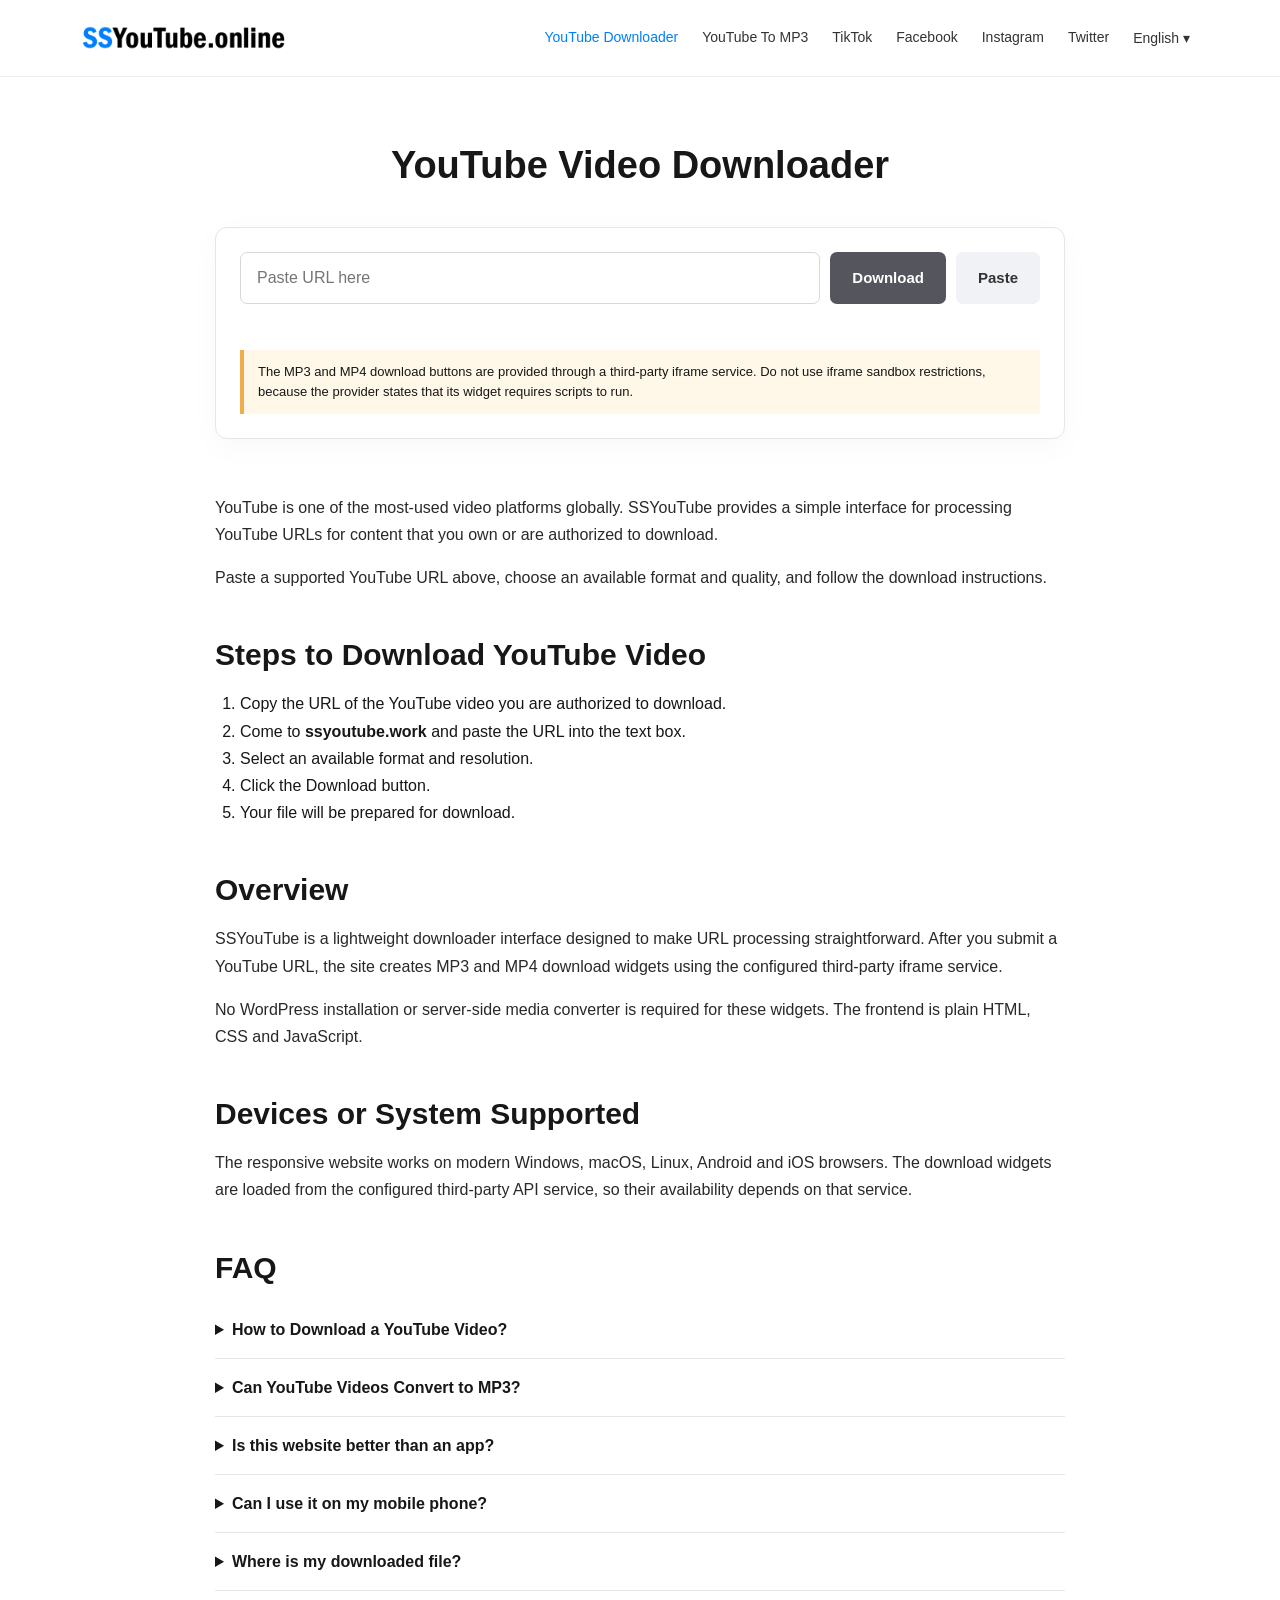
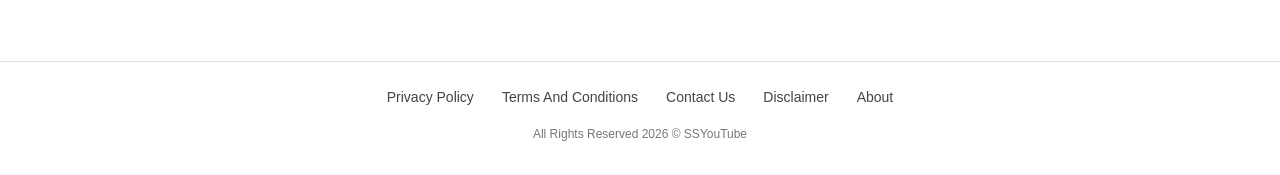
<file: index.html>
<!doctype html>
<html lang="en">
<head>
<meta charset="utf-8"><meta name="viewport" content="width=device-width,initial-scale=1">
<title>YouTube Video Downloader - SSYouTube</title>
<meta name="description" content="SSYouTube is a fast YouTube video downloader for authorized content. Download videos in supported formats and resolutions.">
<link rel="icon" href="assets/favicon.png"><link rel="stylesheet" href="css/style.css">
<link rel="canonical" href="https://ssyoutube.work/">
<meta property="og:url" content="https://ssyoutube.work/">
<meta property="og:title" content="YouTube Video Downloader - SSYouTube">
<meta property="og:description" content="SSYouTube is a fast YouTube video downloader for authorized content.">
</head>
<body>
<header class="site-header"><div class="container header-inner">
<a class="brand" href="index.html"><img src="assets/logo.png" alt="SSYouTube"></a>
<button class="menu-toggle" aria-label="Open menu" aria-expanded="false">☰</button>
<nav class="nav"><a class="active" href="index.html">YouTube Downloader</a><a href="pages/mp3.html">YouTube To MP3</a><a href="#">TikTok</a><a href="#">Facebook</a><a href="#">Instagram</a><a href="#">Twitter</a><div class="language"><button>English ▾</button><div class="language-menu"><a href="#">Spanish</a><a href="#">German</a><a href="#">Arabic</a><a href="#">Portuguese</a><a href="#">Russian</a><a href="#">Indonesian</a><a href="#">Turkish</a><a href="#">French</a><a href="#">Italian</a><a href="#">Hindi</a><a href="#">Japanese</a><a href="#">Korean</a><a href="#">Thai</a></div></div></nav>
</div></header>
<main class="container main">
<h1>YouTube Video Downloader</h1>
<section class="downloader-card" aria-label="YouTube downloader">
<form id="videoDownloadForm" novalidate><div class="input-row"><input id="videoURL" type="url" placeholder="Paste URL here" aria-label="Paste YouTube URL here" autocomplete="off" required><button type="button" id="download" class="btn primary">Download</button><button type="button" id="paste" class="btn secondary">Paste</button></div><div id="loader" class="loader" hidden><span></span> Processing…</div><div id="message" class="message" role="status"></div></form>
<div id="result" class="result" hidden></div>
<div class="api-note">The MP3 and MP4 download buttons are provided through a third-party iframe service. Do not use iframe sandbox restrictions, because the provider states that its widget requires scripts to run.</div>
</section>
<section class="content"><p>YouTube is one of the most-used video platforms globally. SSYouTube provides a simple interface for processing YouTube URLs for content that you own or are authorized to download.</p><p>Paste a supported YouTube URL above, choose an available format and quality, and follow the download instructions.</p>
<h2>Steps to Download YouTube Video</h2><ol><li>Copy the URL of the YouTube video you are authorized to download.</li><li>Come to <strong>ssyoutube.work</strong> and paste the URL into the text box.</li><li>Select an available format and resolution.</li><li>Click the Download button.</li><li>Your file will be prepared for download.</li></ol>
<h2>Overview</h2><p>SSYouTube is a lightweight downloader interface designed to make URL processing straightforward. After you submit a YouTube URL, the site creates MP3 and MP4 download widgets using the configured third-party iframe service.</p><p>No WordPress installation or server-side media converter is required for these widgets. The frontend is plain HTML, CSS and JavaScript.</p>
<h2>Devices or System Supported</h2><p>The responsive website works on modern Windows, macOS, Linux, Android and iOS browsers. The download widgets are loaded from the configured third-party API service, so their availability depends on that service.</p>
<h2>FAQ</h2><div class="faq"><details><summary>How to Download a YouTube Video?</summary><p>Copy an authorized YouTube URL, paste it into the input box, click Download, select an available format, and download the resulting file.</p></details><details><summary>Can YouTube Videos Convert to MP3?</summary><p>The site uses the configured third-party MP3 iframe widget for audio downloads. Only download or convert content you own or have permission to use.</p></details><details><summary>Is this website better than an app?</summary><p>A web interface does not require installing a dedicated downloader application. Your hosting server still needs the required backend tools for processing.</p></details><details><summary>Can I use it on my mobile phone?</summary><p>Yes. The interface is responsive and can be used from a modern mobile browser.</p></details><details><summary>Where is my downloaded file?</summary><p>Files generated by the backend are stored temporarily in the configured downloads directory and are removed according to the cleanup settings.</p></details></div>
</section></main>
<footer><nav><a href="pages/privacy.html">Privacy Policy</a><a href="pages/terms.html">Terms And Conditions</a><a href="pages/contact.html">Contact Us</a><a href="pages/disclaimer.html">Disclaimer</a><a href="pages/about.html">About</a></nav><p>All Rights Reserved 2026 © SSYouTube</p></footer>
<button id="top" class="top" aria-label="Scroll back to top">↑</button>
<script src="js/main.js"></script><script src="js/downloader.js"></script>
</body></html>
</file>
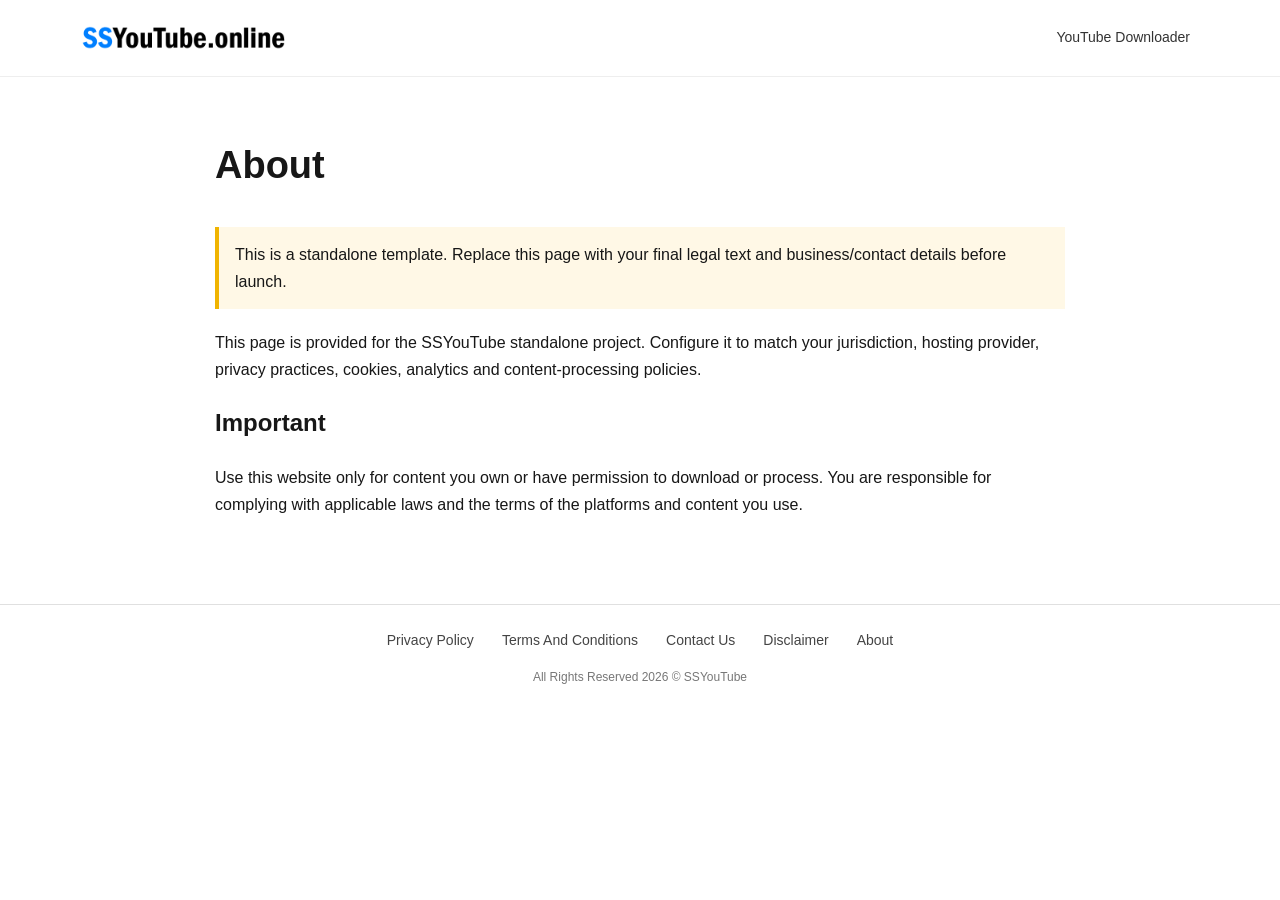
<file: pages/about.html>
<!doctype html><html lang="en"><head><meta charset="utf-8"><meta name="viewport" content="width=device-width,initial-scale=1"><title>About - SSYouTube</title><link rel="canonical" href="https://ssyoutube.work/about.html"><link rel="icon" href="../assets/favicon.png"><link rel="stylesheet" href="../css/style.css"></head><body><header class="site-header"><div class="container header-inner"><a class="brand" href="../index.html"><img src="../assets/logo.png" alt="SSYouTube"></a><nav class="nav" style="display:flex"><a href="../index.html">YouTube Downloader</a></nav></div></header><main class="container main"><article class="legal"><h1>About</h1><div class="notice">This is a standalone template. Replace this page with your final legal text and business/contact details before launch.</div><p>This page is provided for the SSYouTube standalone project. Configure it to match your jurisdiction, hosting provider, privacy practices, cookies, analytics and content-processing policies.</p><h2>Important</h2><p>Use this website only for content you own or have permission to download or process. You are responsible for complying with applicable laws and the terms of the platforms and content you use.</p></article></main><footer><nav><a href="privacy.html">Privacy Policy</a><a href="terms.html">Terms And Conditions</a><a href="contact.html">Contact Us</a><a href="disclaimer.html">Disclaimer</a><a href="about.html">About</a></nav><p>All Rights Reserved 2026 © SSYouTube</p></footer></body></html>
</file>
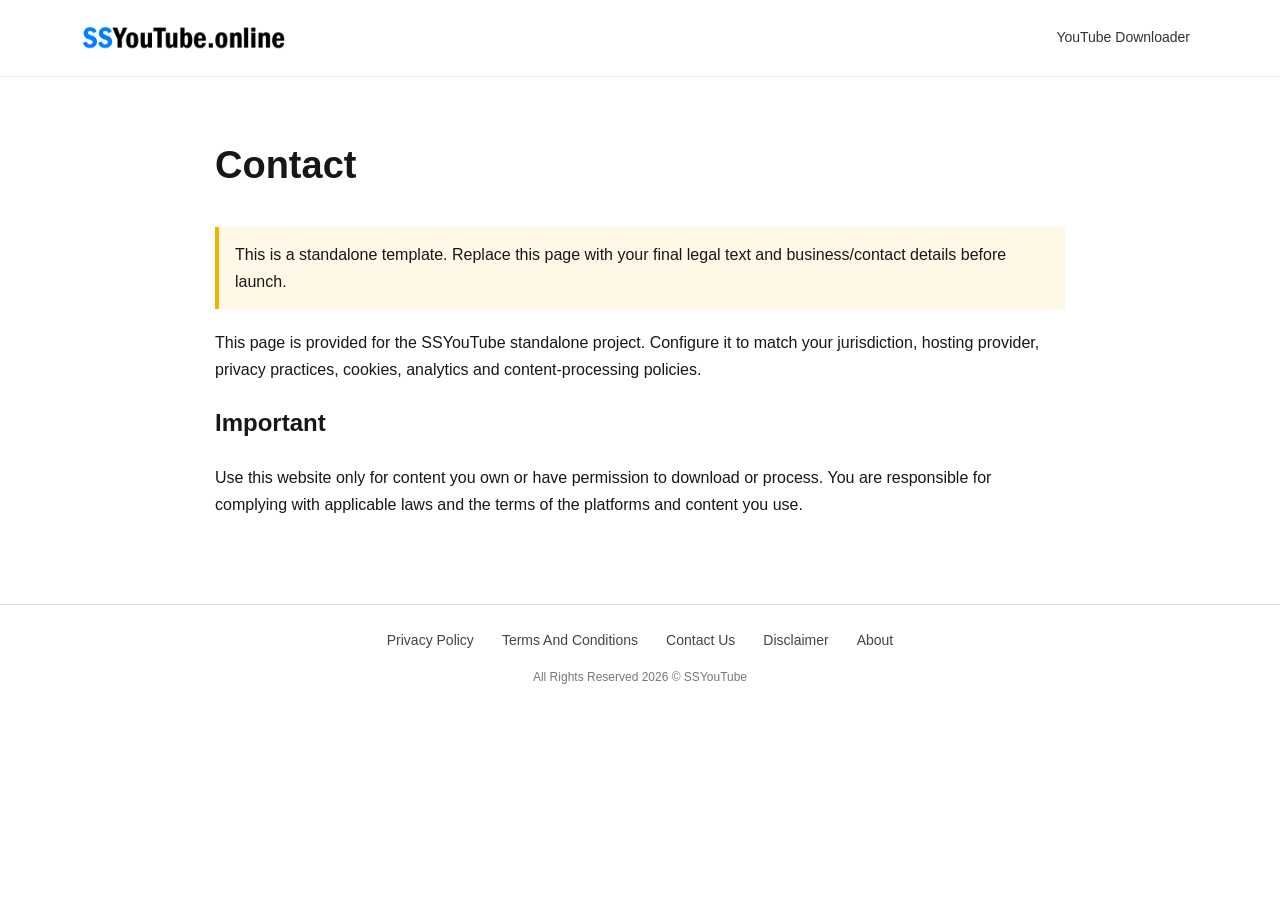
<file: pages/contact.html>
<!doctype html><html lang="en"><head><meta charset="utf-8"><meta name="viewport" content="width=device-width,initial-scale=1"><title>Contact - SSYouTube</title><link rel="canonical" href="https://ssyoutube.work/contact.html"><link rel="icon" href="../assets/favicon.png"><link rel="stylesheet" href="../css/style.css"></head><body><header class="site-header"><div class="container header-inner"><a class="brand" href="../index.html"><img src="../assets/logo.png" alt="SSYouTube"></a><nav class="nav" style="display:flex"><a href="../index.html">YouTube Downloader</a></nav></div></header><main class="container main"><article class="legal"><h1>Contact</h1><div class="notice">This is a standalone template. Replace this page with your final legal text and business/contact details before launch.</div><p>This page is provided for the SSYouTube standalone project. Configure it to match your jurisdiction, hosting provider, privacy practices, cookies, analytics and content-processing policies.</p><h2>Important</h2><p>Use this website only for content you own or have permission to download or process. You are responsible for complying with applicable laws and the terms of the platforms and content you use.</p></article></main><footer><nav><a href="privacy.html">Privacy Policy</a><a href="terms.html">Terms And Conditions</a><a href="contact.html">Contact Us</a><a href="disclaimer.html">Disclaimer</a><a href="about.html">About</a></nav><p>All Rights Reserved 2026 © SSYouTube</p></footer></body></html>
</file>
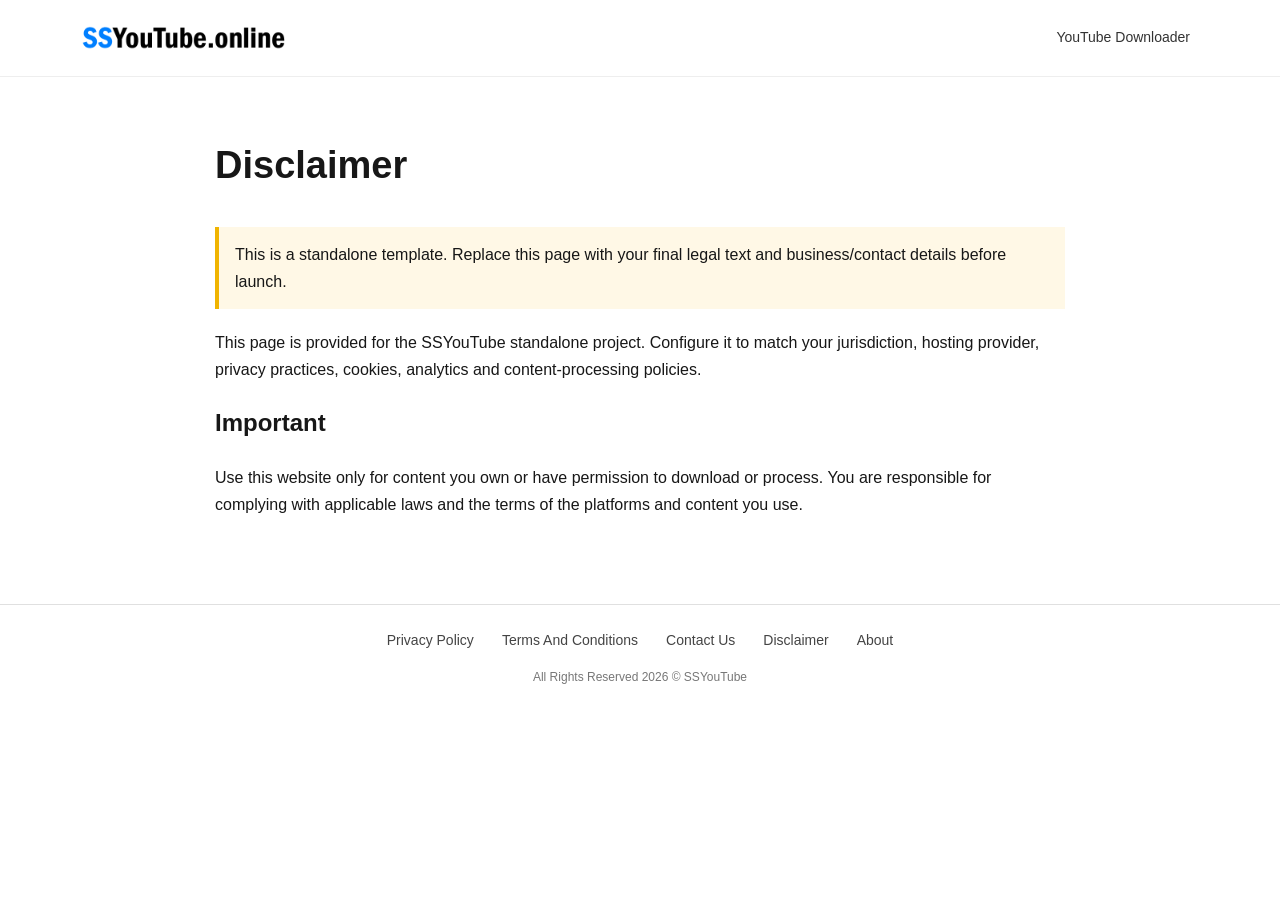
<file: pages/disclaimer.html>
<!doctype html><html lang="en"><head><meta charset="utf-8"><meta name="viewport" content="width=device-width,initial-scale=1"><title>Disclaimer - SSYouTube</title><link rel="canonical" href="https://ssyoutube.work/disclaimer.html"><link rel="icon" href="../assets/favicon.png"><link rel="stylesheet" href="../css/style.css"></head><body><header class="site-header"><div class="container header-inner"><a class="brand" href="../index.html"><img src="../assets/logo.png" alt="SSYouTube"></a><nav class="nav" style="display:flex"><a href="../index.html">YouTube Downloader</a></nav></div></header><main class="container main"><article class="legal"><h1>Disclaimer</h1><div class="notice">This is a standalone template. Replace this page with your final legal text and business/contact details before launch.</div><p>This page is provided for the SSYouTube standalone project. Configure it to match your jurisdiction, hosting provider, privacy practices, cookies, analytics and content-processing policies.</p><h2>Important</h2><p>Use this website only for content you own or have permission to download or process. You are responsible for complying with applicable laws and the terms of the platforms and content you use.</p></article></main><footer><nav><a href="privacy.html">Privacy Policy</a><a href="terms.html">Terms And Conditions</a><a href="contact.html">Contact Us</a><a href="disclaimer.html">Disclaimer</a><a href="about.html">About</a></nav><p>All Rights Reserved 2026 © SSYouTube</p></footer></body></html>
</file>
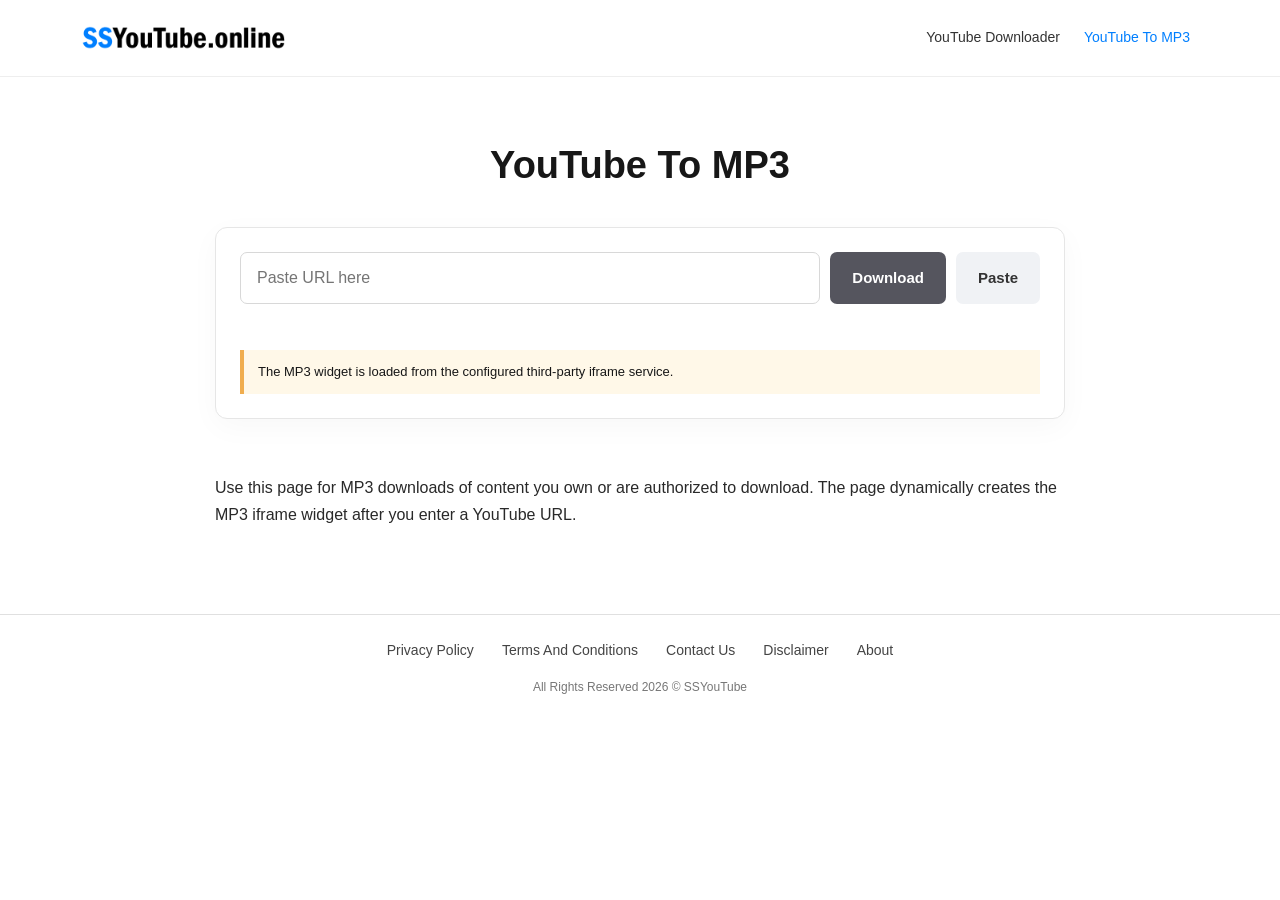
<file: pages/mp3.html>
<!doctype html><html lang="en"><head><meta charset="utf-8"><meta name="viewport" content="width=device-width,initial-scale=1"><title>YouTube To MP3 - SSYouTube</title><link rel="canonical" href="https://ssyoutube.work/mp3.html"><link rel="icon" href="../assets/favicon.png"><link rel="stylesheet" href="../css/style.css"></head><body data-api-mode="mp3"><header class="site-header"><div class="container header-inner"><a class="brand" href="../index.html"><img src="../assets/logo.png" alt="SSYouTube"></a><nav class="nav" style="display:flex"><a href="../index.html">YouTube Downloader</a><a class="active" href="mp3.html">YouTube To MP3</a></nav></div></header><main class="container main"><h1>YouTube To MP3</h1><section class="downloader-card"><form id="videoDownloadForm"><div class="input-row"><input id="videoURL" type="url" placeholder="Paste URL here"><button type="button" id="download" class="btn primary">Download</button><button type="button" id="paste" class="btn secondary">Paste</button></div><div id="loader" class="loader" hidden><span></span> Processing…</div><div id="message" class="message"></div></form><div id="result" class="result" hidden></div><div class="api-note">The MP3 widget is loaded from the configured third-party iframe service.</div></section><div class="content"><p>Use this page for MP3 downloads of content you own or are authorized to download. The page dynamically creates the MP3 iframe widget after you enter a YouTube URL.</p></div></main><footer><nav><a href="privacy.html">Privacy Policy</a><a href="terms.html">Terms And Conditions</a><a href="contact.html">Contact Us</a><a href="disclaimer.html">Disclaimer</a><a href="about.html">About</a></nav><p>All Rights Reserved 2026 © SSYouTube</p></footer><script src="../js/downloader.js"></script></body></html>
</file>
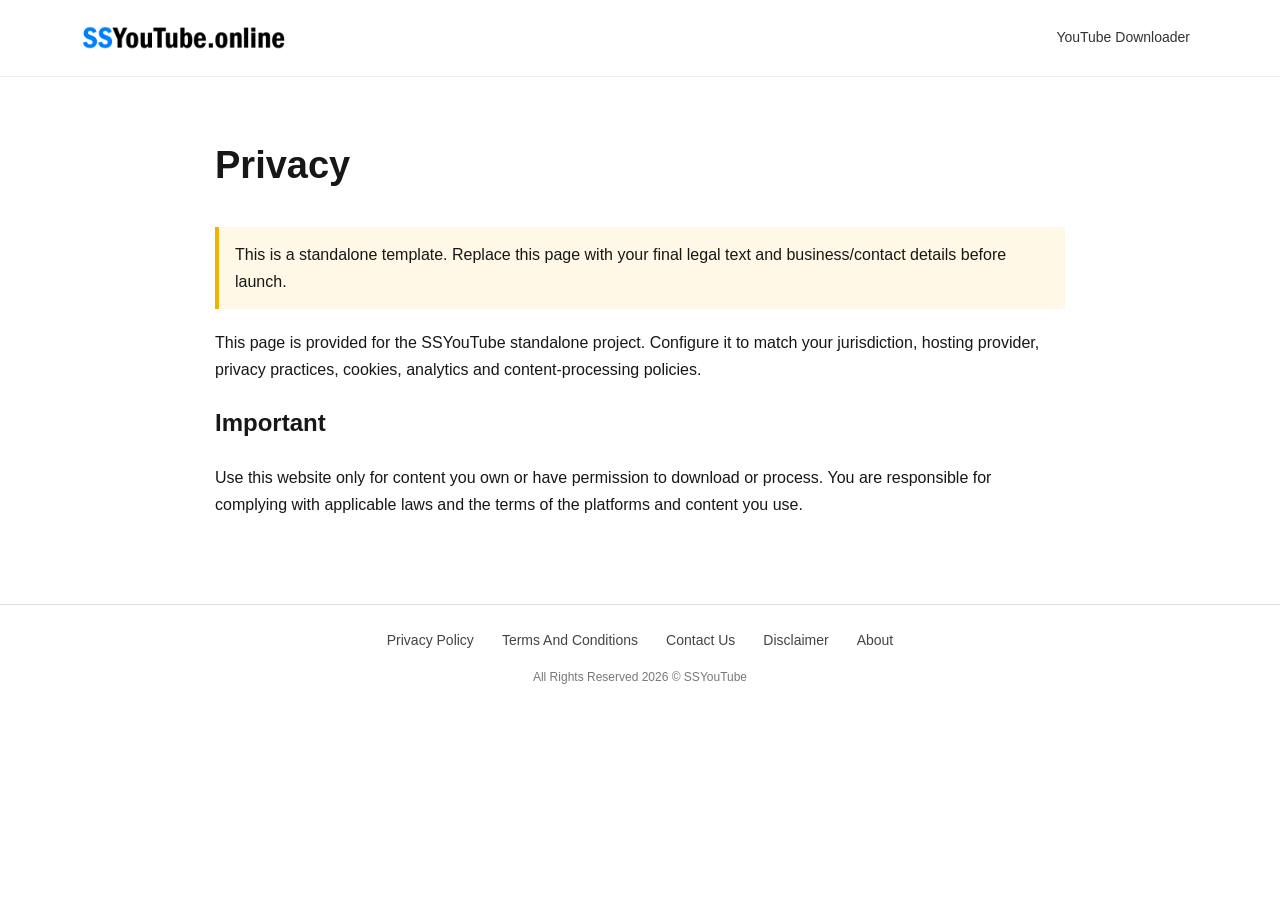
<file: pages/privacy.html>
<!doctype html><html lang="en"><head><meta charset="utf-8"><meta name="viewport" content="width=device-width,initial-scale=1"><title>Privacy - SSYouTube</title><link rel="canonical" href="https://ssyoutube.work/privacy.html"><link rel="icon" href="../assets/favicon.png"><link rel="stylesheet" href="../css/style.css"></head><body><header class="site-header"><div class="container header-inner"><a class="brand" href="../index.html"><img src="../assets/logo.png" alt="SSYouTube"></a><nav class="nav" style="display:flex"><a href="../index.html">YouTube Downloader</a></nav></div></header><main class="container main"><article class="legal"><h1>Privacy</h1><div class="notice">This is a standalone template. Replace this page with your final legal text and business/contact details before launch.</div><p>This page is provided for the SSYouTube standalone project. Configure it to match your jurisdiction, hosting provider, privacy practices, cookies, analytics and content-processing policies.</p><h2>Important</h2><p>Use this website only for content you own or have permission to download or process. You are responsible for complying with applicable laws and the terms of the platforms and content you use.</p></article></main><footer><nav><a href="privacy.html">Privacy Policy</a><a href="terms.html">Terms And Conditions</a><a href="contact.html">Contact Us</a><a href="disclaimer.html">Disclaimer</a><a href="about.html">About</a></nav><p>All Rights Reserved 2026 © SSYouTube</p></footer></body></html>
</file>
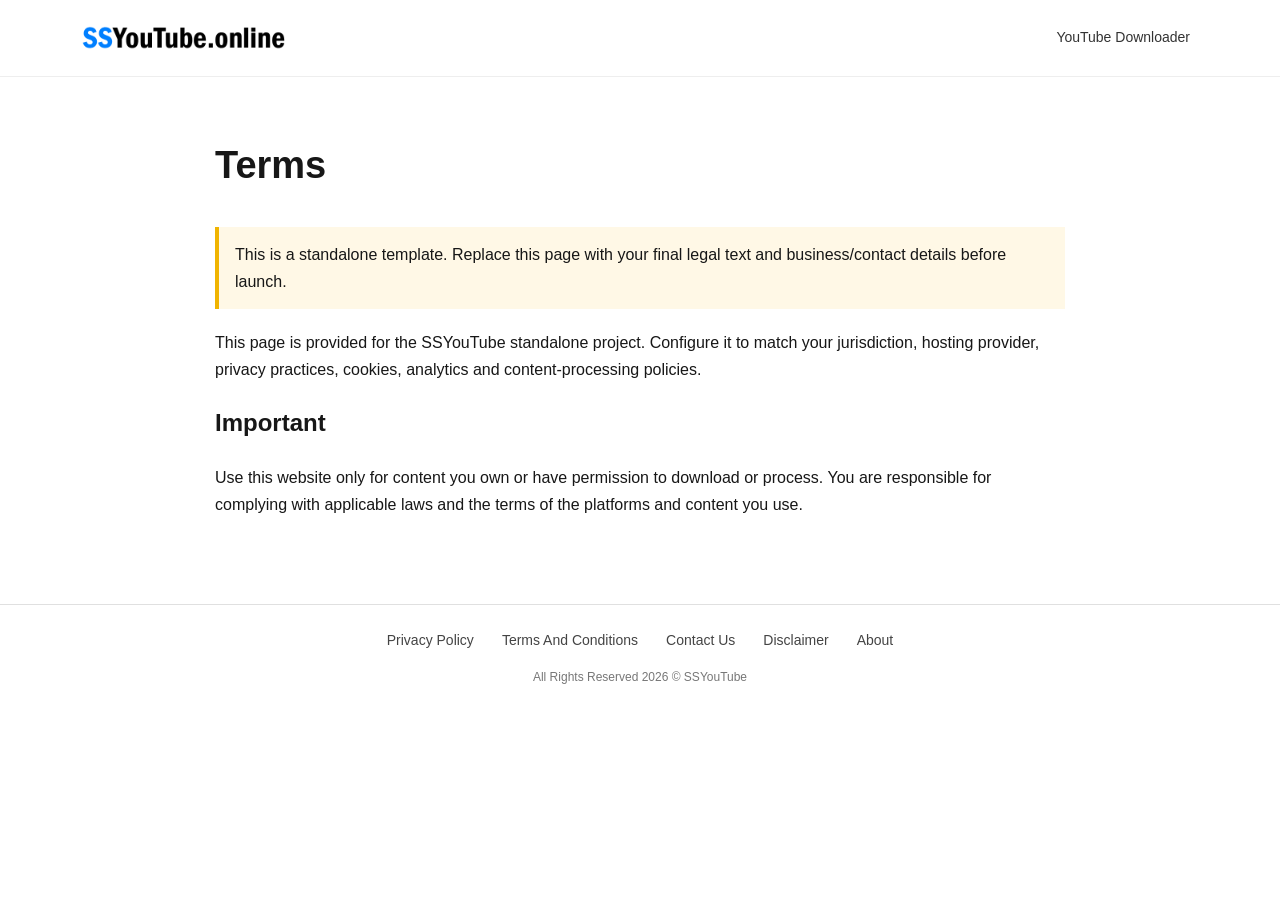
<file: pages/terms.html>
<!doctype html><html lang="en"><head><meta charset="utf-8"><meta name="viewport" content="width=device-width,initial-scale=1"><title>Terms - SSYouTube</title><link rel="canonical" href="https://ssyoutube.work/terms.html"><link rel="icon" href="../assets/favicon.png"><link rel="stylesheet" href="../css/style.css"></head><body><header class="site-header"><div class="container header-inner"><a class="brand" href="../index.html"><img src="../assets/logo.png" alt="SSYouTube"></a><nav class="nav" style="display:flex"><a href="../index.html">YouTube Downloader</a></nav></div></header><main class="container main"><article class="legal"><h1>Terms</h1><div class="notice">This is a standalone template. Replace this page with your final legal text and business/contact details before launch.</div><p>This page is provided for the SSYouTube standalone project. Configure it to match your jurisdiction, hosting provider, privacy practices, cookies, analytics and content-processing policies.</p><h2>Important</h2><p>Use this website only for content you own or have permission to download or process. You are responsible for complying with applicable laws and the terms of the platforms and content you use.</p></article></main><footer><nav><a href="privacy.html">Privacy Policy</a><a href="terms.html">Terms And Conditions</a><a href="contact.html">Contact Us</a><a href="disclaimer.html">Disclaimer</a><a href="about.html">About</a></nav><p>All Rights Reserved 2026 © SSYouTube</p></footer></body></html>
</file>
<file: css/style.css>
:root{--text:#171717;--muted:#666;--border:#e6e6e6;--accent:#007fff;--bg:#fff;--soft:#f7f9fc;--max:1120px}*{box-sizing:border-box}html{scroll-behavior:smooth}body{margin:0;background:var(--bg);color:var(--text);font-family:Arial,Helvetica,sans-serif;line-height:1.7}.container{width:min(var(--max),calc(100% - 40px));margin:auto}.site-header{border-bottom:1px solid #eee;background:#fff;position:sticky;top:0;z-index:20}.header-inner{min-height:76px;display:flex;align-items:center;gap:28px}.brand img{width:205px;height:auto;display:block}.nav{margin-left:auto;display:flex;align-items:center;gap:4px}.nav>a,.language>button{padding:12px 10px;color:#333;text-decoration:none;font-size:14px;background:none;border:0;cursor:pointer}.nav>a:hover,.nav>a.active{color:var(--accent)}.language{position:relative}.language-menu{display:none;position:absolute;right:0;top:100%;min-width:180px;background:white;border:1px solid var(--border);box-shadow:0 10px 25px #00000012;padding:8px}.language:hover .language-menu{display:block}.language-menu a{display:block;padding:7px 10px;text-decoration:none;color:#333}.language-menu a:hover{background:var(--soft);color:var(--accent)}.menu-toggle{display:none;margin-left:auto;border:0;background:none;font-size:26px}.main{padding:46px 0 70px}.main h1{text-align:center;font-size:38px;line-height:1.2;margin:20px 0 38px}.downloader-card{max-width:850px;margin:0 auto 55px;padding:24px;border:1px solid var(--border);border-radius:12px;background:#fff;box-shadow:0 8px 30px #00000008}.input-row{display:grid;grid-template-columns:1fr auto auto;gap:10px}.input-row input{width:100%;height:52px;padding:0 16px;border:1px solid #d8d8d8;border-radius:7px;font-size:16px;outline:none}.input-row input:focus{border-color:var(--accent);box-shadow:0 0 0 3px #007fff18}.btn{height:52px;padding:0 22px;border:0;border-radius:7px;font-size:15px;font-weight:600;cursor:pointer}.primary{background:#55555e;color:#fff}.primary:hover{background:#3f4047}.secondary{background:#f0f2f5;color:#333}.secondary:hover{background:#e3e6eb}.loader{padding:14px;text-align:center;color:var(--muted);font-size:14px}.loader span{display:inline-block;width:18px;height:18px;border:2px solid #ddd;border-top-color:var(--accent);border-radius:50%;vertical-align:-5px;margin-right:8px;animation:spin .8s linear infinite}@keyframes spin{to{transform:rotate(360deg)}}.message{min-height:24px;margin-top:8px;font-size:14px;color:#b42318}.result{margin-top:18px;padding:18px;border:1px solid var(--border);border-radius:8px;background:var(--soft)}.result h3{margin:0 0 12px;font-size:18px}.result .meta{color:var(--muted);font-size:13px}.format-list{display:flex;flex-wrap:wrap;gap:8px;margin-top:15px}.format-list a{display:inline-block;padding:8px 13px;border-radius:6px;background:#55555e;color:white;text-decoration:none;font-size:14px}.format-list a:hover{background:#3f4047}.content{max-width:850px;margin:auto}.content h2{font-size:30px;line-height:1.3;margin:44px 0 14px}.content p{font-size:16px;color:#292929}.content ol{padding-left:25px}.faq details{border-bottom:1px solid var(--border);padding:15px 0}.faq summary{font-weight:600;cursor:pointer}.faq p{margin:8px 0 0;color:#555}footer{border-top:1px solid #e0e0e0;text-align:center;padding:24px 20px 30px}footer nav{display:flex;justify-content:center;gap:28px;flex-wrap:wrap;margin-bottom:14px}footer a{color:#444;text-decoration:none;font-size:14px}footer a:hover{color:var(--accent)}footer p{font-size:12px;color:#777;margin:0}.top{position:fixed;right:20px;bottom:20px;width:42px;height:42px;border:0;border-radius:50%;background:#55555e;color:white;font-size:20px;cursor:pointer;display:none}.top.show{display:block}.legal{max-width:850px;margin:auto}.legal h1{text-align:left}.notice{padding:14px 16px;background:#fff8e6;border-left:4px solid #f0b400;margin:20px 0}@media(max-width:900px){.nav{display:none;position:absolute;top:76px;left:0;right:0;background:#fff;border-bottom:1px solid #eee;padding:10px 20px;flex-direction:column;align-items:stretch}.nav.open{display:flex}.nav>a,.language>button{text-align:left}.language-menu{position:static;box-shadow:none;border:0;padding-left:15px}.language:hover .language-menu{display:none}.language.open .language-menu{display:block}.menu-toggle{display:block}.input-row{grid-template-columns:1fr 1fr}.input-row input{grid-column:1/-1}.brand img{width:180px}}@media(max-width:520px){.container{width:min(100% - 28px,var(--max))}.main{padding-top:30px}.main h1{font-size:30px}.downloader-card{padding:15px}.input-row{grid-template-columns:1fr}.input-row input{grid-column:auto}.btn{width:100%}.content h2{font-size:25px}footer nav{gap:12px 20px}}

/* Third-party download widgets */
.api-widget {
  margin: 18px 0;
  padding: 18px;
  border: 1px solid #e3e3e3;
  border-radius: 8px;
  background: #fff;
  box-shadow: 0 2px 8px rgba(0,0,0,.04);
}
.api-widget h3 {
  margin: 0 0 12px;
  text-align: center;
  font-size: 20px;
}
.api-widget iframe {
  max-width: 100%;
}
.api-note {
  margin-top: 14px;
  padding: 12px 14px;
  border-left: 4px solid #f0ad4e;
  background: #fff8e8;
  font-size: 13px;
  line-height: 1.55;
}
</file>
